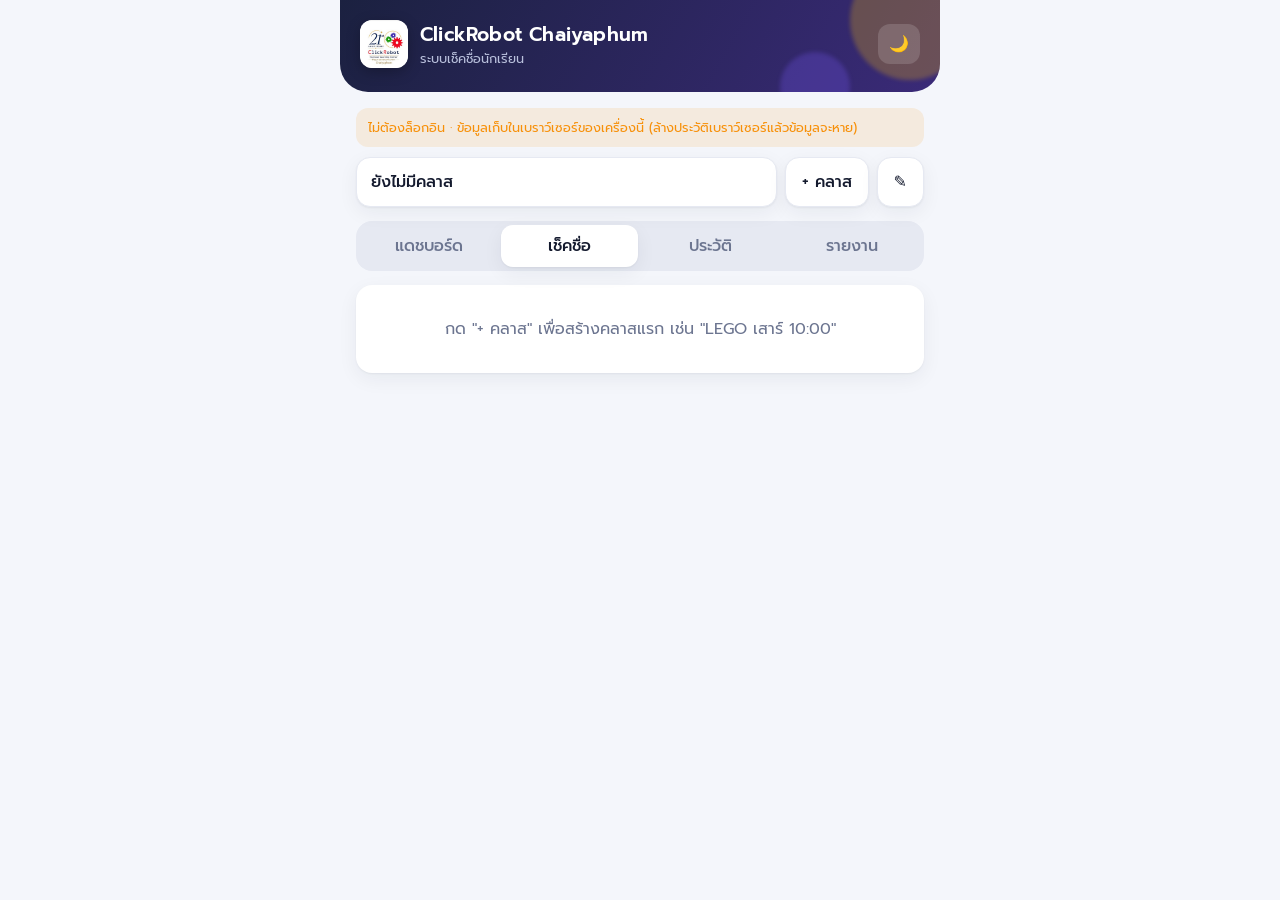
<file: index.html>
<!DOCTYPE html>
<html lang="th">
<head>
  <meta charset="utf-8">
  <meta name="viewport" content="width=device-width, initial-scale=1, viewport-fit=cover">
  <title>ClickRobot Chaiyaphum ระบบเช็คชื่อ</title>
  <link href="https://fonts.googleapis.com/css2?family=Prompt:wght@400;500;600&display=swap" rel="stylesheet">
  <link rel="stylesheet" href="styles.css">
</head>
<body>
  <header class="hd">
    <div class="logo">
      <img src="logo.jpg" alt="Click Robot Logo">
    </div>
    <div>
      <h1>ClickRobot Chaiyaphum</h1>
      <div class="sub" id="sub">ระบบเช็คชื่อนักเรียน</div>
    </div>
    <button class="tg" id="tg" aria-label="เปลี่ยนธีม">🌙</button>
  </header>

  <div id="banner"></div>
  <div id="panel"></div>

  <div class="row">
    <select id="cls" aria-label="เลือกคลาส"></select>
    <button class="ghost" id="addCls" style="flex:0 0 auto">+ คลาส</button>
    <button class="ghost" id="edCls" style="flex:0 0 auto" aria-label="แก้ไขคลาส">✎</button>
  </div>

  <div class="tabs" role="tablist">
    <button data-t="dash">แดชบอร์ด</button>
    <button data-t="check" class="on">เช็คชื่อ</button>
    <button data-t="hist">ประวัติ</button>
    <button data-t="rep">รายงาน</button>
  </div>

  <div id="v"></div>
  <div class="toast" id="toast"></div>

  <script src="script.js"></script>
</body>
</html>
</file>
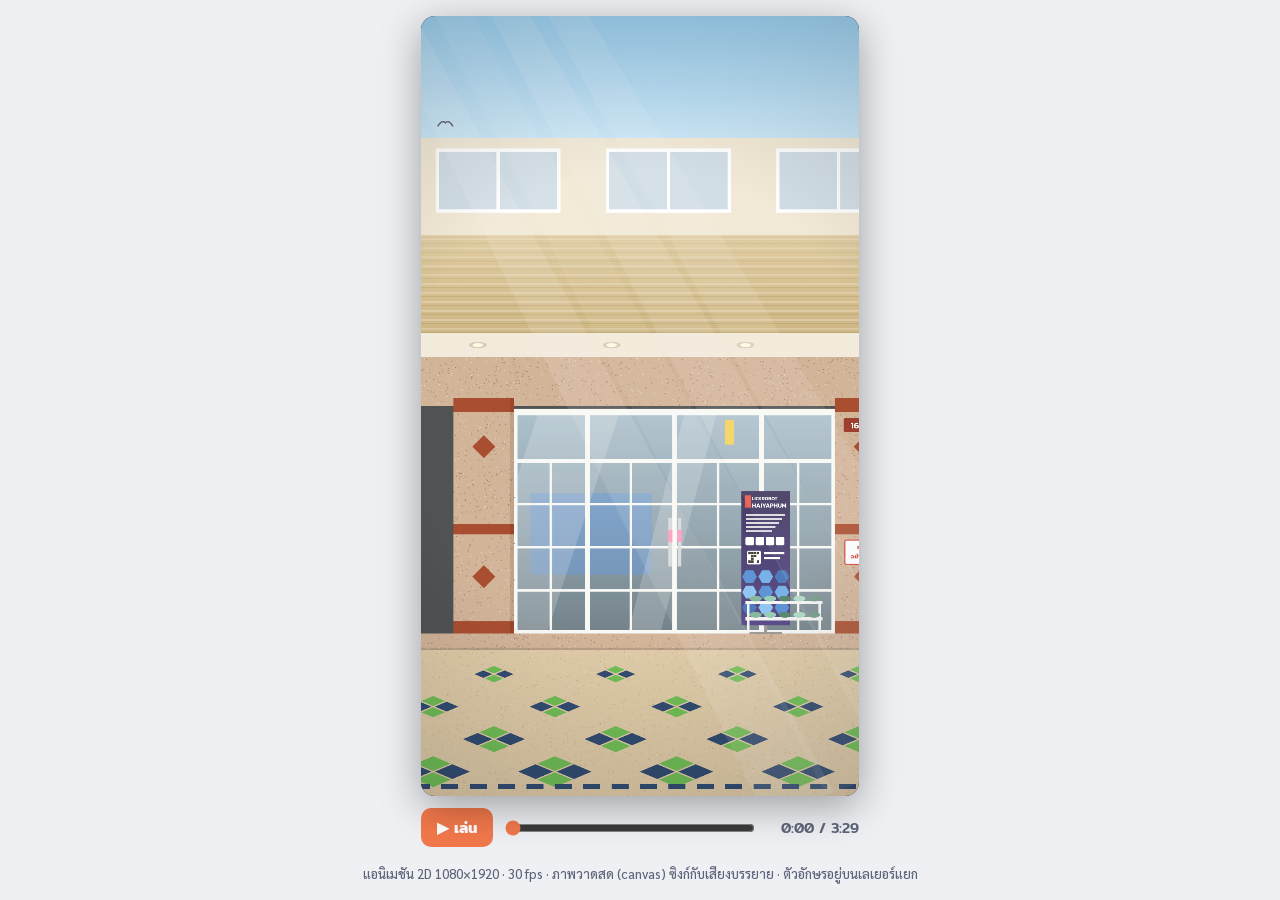
<file: team-ep1/index.html>
<!doctype html>
<html lang="th">
<head>
<meta charset="utf-8">
<meta name="viewport" content="width=device-width, initial-scale=1">
<title>บันทึกฝึกงานของทีม EP.1</title>
<link rel="stylesheet" href="fonts/fonts.css">
<style>
  :root { --bg: #14161d; --fg: #f3f4f7; --muted: #9aa1b2; --accent: #f2784b; }
  @media (prefers-color-scheme: light) { :root:not([data-theme="dark"]) { --bg: #eef0f4; --fg: #1d2130; --muted: #5d6478; } }
  html, body { margin: 0; background: var(--bg); color: var(--fg); font-family: "Sarabun", system-ui, sans-serif; }
  body { min-height: 100vh; display: flex; flex-direction: column; align-items: center; }
  .stage { position: relative; width: min(100vw - 32px, calc((100vh - 120px) * 9 / 16)); aspect-ratio: 9 / 16; margin-top: 16px; border-radius: 14px; overflow: hidden; box-shadow: 0 10px 40px rgba(0,0,0,.35); background: #000; }
  .stage canvas { position: absolute; inset: 0; width: 100%; height: 100%; }
  .bar { width: min(100vw - 32px, calc((100vh - 120px) * 9 / 16)); display: flex; gap: 10px; align-items: center; margin: 12px 0 18px; }
  button { font: 600 15px "Mitr", sans-serif; background: var(--accent); color: #fff; border: 0; border-radius: 10px; padding: 8px 16px; cursor: pointer; }
  input[type=range] { flex: 1; accent-color: var(--accent); }
  .time { font: 500 14px "Mitr", monospace; color: var(--muted); min-width: 92px; text-align: right; }
  .hint { color: var(--muted); font-size: 13px; margin-bottom: 18px; text-align: center; padding: 0 16px; }
  body.render .bar, body.render .hint { display: none; }
  body.render .stage { width: 1080px; height: 1920px; margin: 0; border-radius: 0; box-shadow: none; }
</style>
</head>
<body>
  <div class="stage" id="stage">
    <canvas id="scene" width="1080" height="1920"></canvas>
    <canvas id="text" width="1080" height="1920"></canvas>
  </div>
  <div class="bar">
    <button id="play">▶ เล่น</button>
    <input id="seek" type="range" min="0" max="209.16" step="0.01" value="0">
    <span class="time" id="time">0:00 / 3:29</span>
  </div>
  <div class="hint">แอนิเมชัน 2D 1080×1920 · 30 fps · ภาพวาดสด (canvas) ซิงก์กับเสียงบรรยาย · ตัวอักษรอยู่บนเลเยอร์แยก</div>
  <audio id="vo" src="audio/narration.wav" preload="auto"></audio>

  <script src="js/core.js"></script>
  <script src="js/sets.js"></script>
  <script src="js/inserts.js"></script>
  <script src="js/engine.js"></script>
  <script src="js/subtitles.js"></script>
  <script src="js/shots.js"></script>
  <script>
  (async () => {
    const params = new URLSearchParams(location.search);
    const renderMode = params.has('render');
    if (renderMode) document.body.classList.add('render');
    const fonts = ['500 40px Mitr', '600 40px Mitr', '600 40px Kanit', '500 40px Sarabun', '700 40px Sarabun'];
    await Promise.all(fonts.map(f => document.fonts.load(f, 'กขคงจ ABC 0123')));
    Object.keys(SETS).forEach(setImg);  // pre-paint sets
    const sc = document.getElementById('scene').getContext('2d');
    const tc = document.getElementById('text').getContext('2d');
    window.__draw = (T) => { renderScene(sc, T); renderText(tc, T); };
    // compositor for the offline renderer: scene + text into one JPEG
    const comp = makeCanvas(W, H), cc = comp.getContext('2d');
    window.__frame = (T, q = 0.93) => { window.__draw(T); cc.drawImage(sc.canvas, 0, 0); cc.drawImage(tc.canvas, 0, 0); return comp.toDataURL('image/jpeg', q); };
    window.__ready = true;
    const t0 = parseFloat(params.get('t') || '0');
    window.__draw(t0);
    if (renderMode) return;

    const vo = document.getElementById('vo'), seek = document.getElementById('seek'), play = document.getElementById('play'), time = document.getElementById('time');
    const fmt = s => `${Math.floor(s / 60)}:${String(Math.floor(s % 60)).padStart(2, '0')}`;
    vo.currentTime = t0; seek.value = t0;
    play.onclick = () => { if (vo.paused) vo.play(); else vo.pause(); };
    vo.onplay = () => play.textContent = '❚❚ หยุด'; vo.onpause = () => play.textContent = '▶ เล่น';
    seek.oninput = () => { vo.currentTime = +seek.value; window.__draw(+seek.value); };
    const loop = () => {
      const T = Math.min(vo.currentTime, DURATION);
      if (!vo.paused) { window.__draw(T); seek.value = T; }
      time.textContent = `${fmt(T)} / ${fmt(DURATION)}`;
      requestAnimationFrame(loop);
    };
    loop();
  })();
  </script>
</body>
</html>
</file>
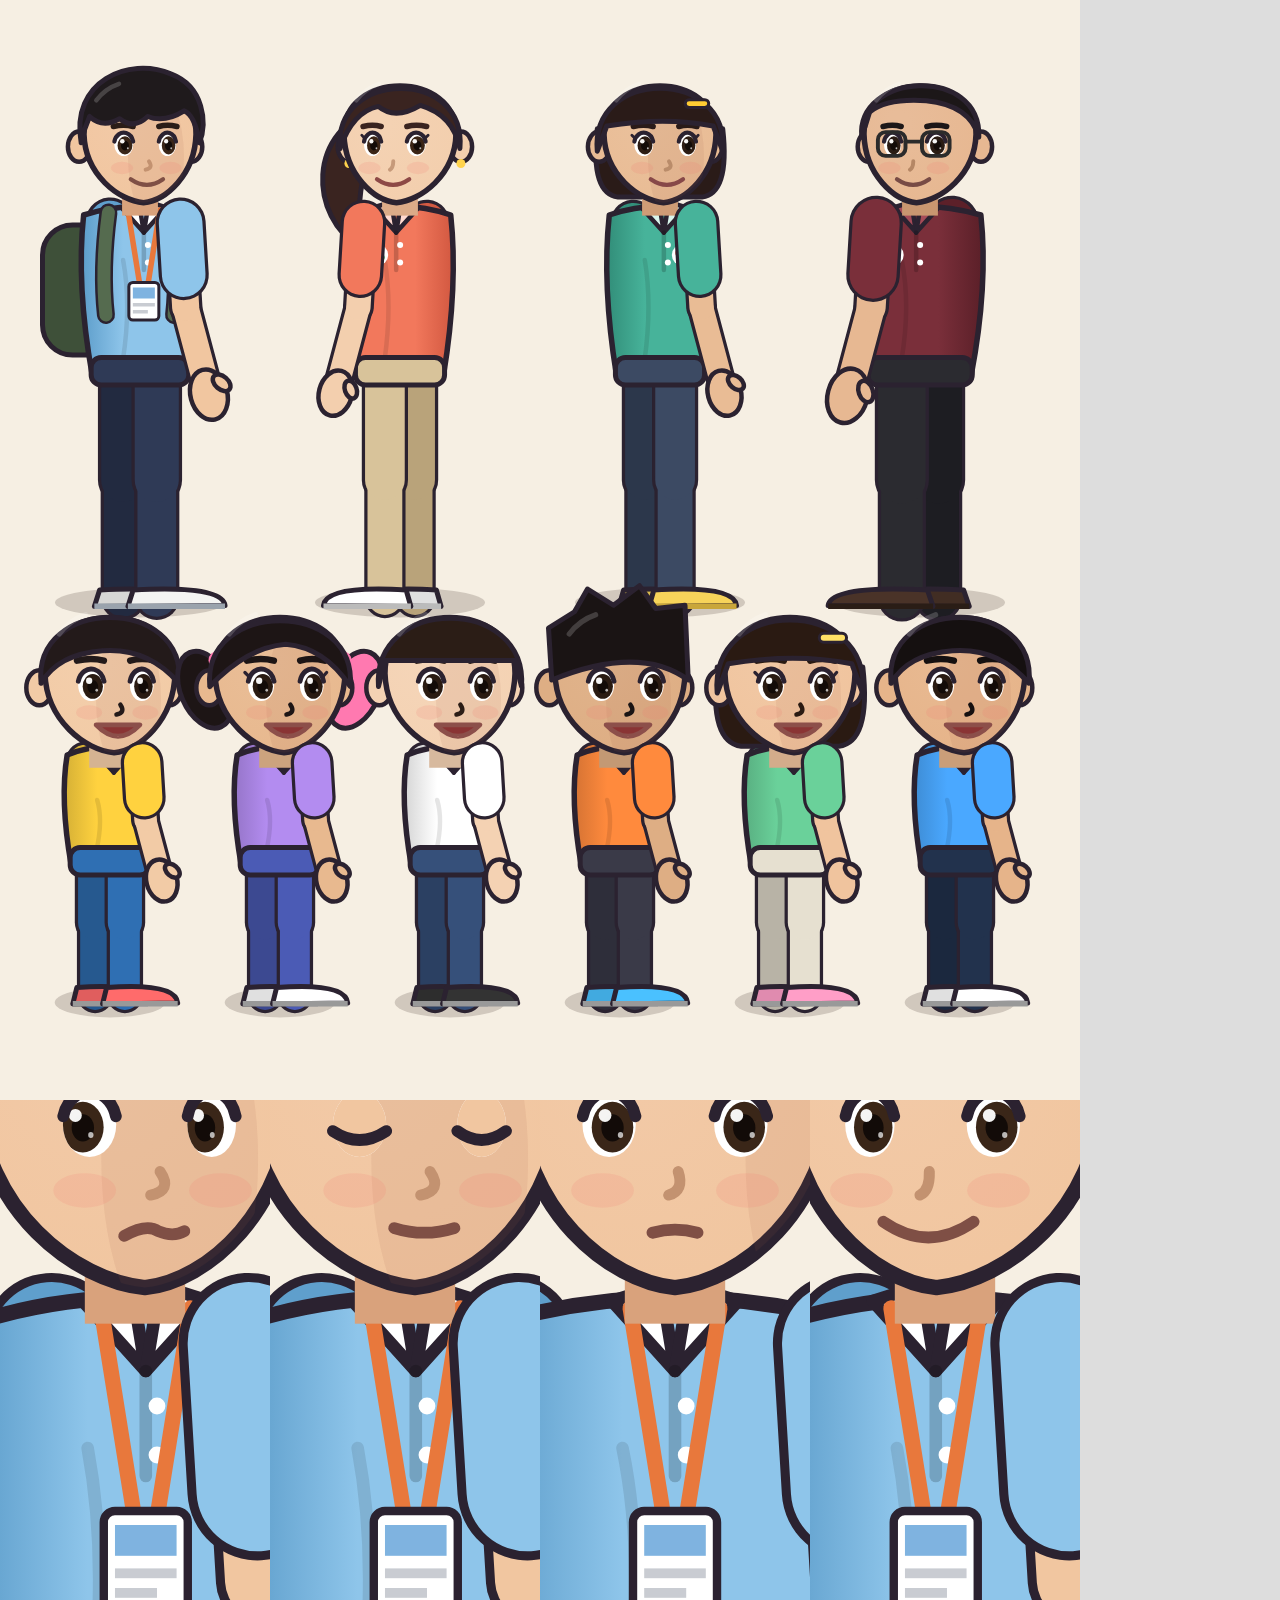
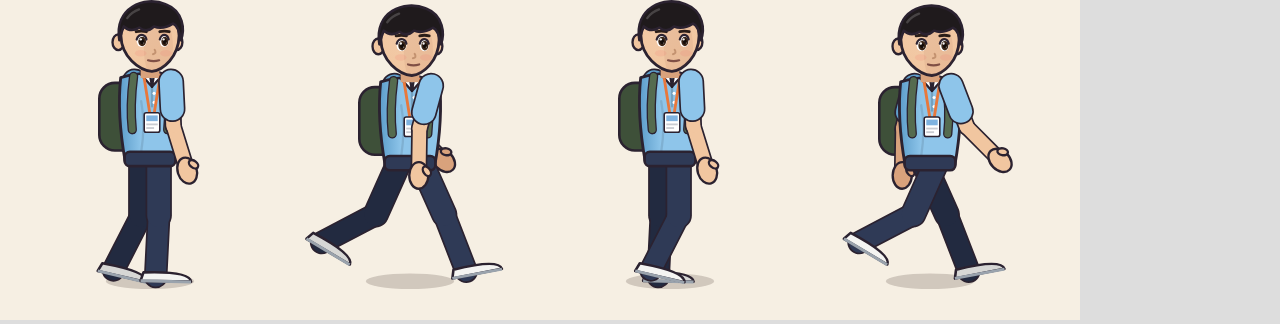
<file: team-ep1/dev/rig.html>
<!doctype html><html><body style="margin:0;background:#ddd"><canvas id=c width=1080 height=1920></canvas>
<script src="../js/core.js"></script><script>
const ctx=document.getElementById('c').getContext('2d');
ctx.fillStyle='#f6efe3';ctx.fillRect(0,0,W,H);
const cs=[CAST.team,CAST.pimai,CAST.pam,CAST.korn];
cs.forEach((c,i)=>drawPerson(ctx,c,P({x:140+i*260,y:600,s:5,face:i%2?-1:1,mouth:'smile',bag:c===CAST.team})));
KIDS.forEach((c,i)=>drawPerson(ctx,c,P({x:110+i*170,y:1000,s:5,face:1,mouth:'bigsmile'})));
// team expressions close up
const ex=[{brow:'worry',mouth:'worry',lookX:-0.6,sweat:.8},{brow:'neutral',mouth:'soft',blink:1},{brow:'focus',mouth:'press',turn:0},{brow:'soft',mouth:'smile',turn:-0.3}];
ex.forEach((e,i)=>{ctx.save();ctx.beginPath();ctx.rect(i*270,1100,270,500);ctx.clip();drawPerson(ctx,CAST.team,P(Object.assign({x:135+i*270,y:2400,s:14},e)));ctx.restore();});
// walk test
for(let i=0;i<4;i++) drawPerson(ctx,CAST.team,P(Object.assign({x:150+i*260,y:1880,s:2.6,face:1,bag:true},walkPose(i/4))));
</script></body></html>
</file>
<file: styles.css>
:root {
  --bg: #F4F6FB;
  --card: #fff;
  --ink: #141A2E;
  --mute: #6C7590;
  --line: #E6E9F2;
  --brand: #FFC400;
  --navy: #1B2140;
  --p: #12B76A;
  --l: #F79009;
  --a: #F04438;
  --sh: 0 1px 2px rgba(20,26,46,.05), 0 6px 20px rgba(20,26,46,.06);
}

@media (prefers-color-scheme: dark) {
  :root:not([data-theme="light"]) {
    --bg: #0E1220;
    --card: #181E33;
    --ink: #F1F3FA;
    --mute: #98A1BD;
    --line: #262D47;
    --sh: 0 1px 2px rgba(0,0,0,.3);
  }
}

:root[data-theme="dark"] {
  --bg: #0E1220;
  --card: #181E33;
  --ink: #F1F3FA;
  --mute: #98A1BD;
  --line: #262D47;
  --sh: 0 1px 2px rgba(0,0,0,.3);
}

html {
  scroll-padding-top: env(safe-area-inset-top, 0px);
}

* {
  box-sizing: border-box;
  -webkit-tap-highlight-color: transparent;
}

body {
  margin: 0 auto;
  background: var(--bg);
  color: var(--ink);
  font-family: 'Prompt', system-ui, sans-serif;
  max-width: 600px;
  padding: 0 16px 32px;
  padding-top: env(safe-area-inset-top, 0px);
  padding-bottom: env(safe-area-inset-bottom, 0px);
}

/* Header & Logo */
.hd {
  display: flex;
  align-items: center;
  gap: 12px;
  background: var(--navy);
  color: #fff;
  margin: 0 -16px 16px;
  padding: 20px 20px 24px;
  border-radius: 0 0 28px 28px;
  position: relative;
  overflow: hidden;
  background: linear-gradient(120deg, #1B2140, #3A2A78, #1B4F8F, #1B2140);
  background-size: 300% 300%;
  animation: grad 12s ease infinite;
}

.hd::before, .hd::after {
  content: "";
  position: absolute;
  border-radius: 50%;
  filter: blur(2px);
  opacity: .25;
  animation: float 7s ease-in-out infinite;
}

.hd::before {
  width: 120px;
  height: 120px;
  right: -30px;
  top: -40px;
  background: var(--brand);
}

.hd::after {
  width: 70px;
  height: 70px;
  right: 90px;
  bottom: -30px;
  background: #7C5CFF;
  animation-delay: -3s;
}

.hd > * {
  position: relative;
  z-index: 1;
}

.logo {
  width: 48px;
  height: 48px;
  border-radius: 12px;
  background: #fff;
  overflow: hidden;
  flex: none;
  display: flex;
  align-items: center;
  justify-content: center;
  animation: bob 3s ease-in-out infinite;
  box-shadow: 0 4px 14px rgba(0,0,0,.25);
}

.logo img {
  width: 100%;
  height: 100%;
  object-fit: cover;
  display: block;
  border-radius: 12px;
}

h1 {
  font-size: 1.2rem;
  font-weight: 600;
  margin: 0;
  letter-spacing: .2px;
}

.hd .sub { color: #B9C0DC; font-size: .8rem; margin: 0; }
.sub { color: var(--mute); font-size: .85rem; margin-bottom: 12px; }
.row { display: flex; gap: 8px; margin-bottom: 10px; }

select, input, textarea {
  font: inherit;
  color: var(--ink);
  background: var(--card);
  border: 1px solid var(--line);
  border-radius: 14px;
  padding: 12px 14px;
  min-width: 0;
  flex: 1;
  box-shadow: var(--sh);
}

select { appearance: none; font-weight: 500; }
input:focus, select:focus {
  border-color: var(--brand);
  outline: none;
  box-shadow: 0 0 0 3px rgba(255,196,0,.3);
}

button {
  font: inherit;
  cursor: pointer;
  border: 0;
  border-radius: 14px;
  padding: 12px 16px;
  background: var(--brand);
  color: var(--onbrand, #1B2140);
  font-weight: 600;
  transition: transform .12s;
}

button:active { transform: scale(.96); }
button.ghost {
  background: var(--card);
  border: 1px solid var(--line);
  color: var(--ink);
  font-weight: 500;
  box-shadow: var(--sh);
}

.tabs { display: flex; gap: 4px; margin: 14px 0; padding: 4px; background: var(--line); border-radius: 16px; }
.tabs button { flex: 1; background: none; color: var(--mute); padding: 9px; border-radius: 12px; font-weight: 500; }
.tabs button.on { background: var(--card); color: var(--ink); box-shadow: var(--sh); }

.sum { display: flex; gap: 10px; margin: 6px 0 10px; }
.sum div { flex: 1; background: var(--card); border-radius: 16px; padding: 12px 8px; text-align: center; font-size: .78rem; color: var(--mute); box-shadow: var(--sh); }
.sum b { display: block; font-size: 1.6rem; line-height: 1.2; font-weight: 600; }

.bar { height: 6px; background: var(--line); border-radius: 6px; overflow: hidden; margin-bottom: 14px; }
.bar i { display: block; height: 100%; background: var(--p); border-radius: 6px; transition: width .3s; }

.st { display: flex; align-items: center; gap: 10px; background: var(--card); border-radius: 16px; padding: 10px 10px 10px 12px; margin-bottom: 10px; box-shadow: var(--sh); }
.av { width: 38px; height: 38px; border-radius: 50%; display: grid; place-items: center; font-weight: 600; flex: none; }
.st .n { flex: 1; overflow-wrap: anywhere; font-weight: 500; }

.seg { display: flex; gap: 4px; }
.seg button { padding: 8px 11px; background: var(--bg); border: 0; color: var(--mute); font-size: .82rem; font-weight: 500; border-radius: 999px; }
.seg .p.on { background: var(--p); color: #fff; }
.seg .l.on { background: var(--l); color: #fff; }
.seg .a.on { background: var(--a); color: #fff; }
.seg button:disabled { opacity: .45; cursor: default; }

.x { background: none; color: var(--mute); padding: 6px 8px; font-weight: 400; }
.empty { text-align: center; color: var(--mute); padding: 32px 12px; background: var(--card); border-radius: 16px; box-shadow: var(--sh); }
.toast { color: var(--p); font-size: .85rem; min-height: 1.2em; margin-top: 8px; }
.banner { background: rgba(247,144,9,.12); color: var(--l); border-radius: 12px; padding: 10px 12px; font-size: .8rem; margin-bottom: 10px; }

.h { width: 100%; text-align: left; display: flex; justify-content: space-between; align-items: center; gap: 8px; background: var(--card); border: 0; color: var(--ink); margin-bottom: 10px; font-weight: 400; border-radius: 16px; box-shadow: var(--sh); }
.wrap { overflow-x: auto; background: var(--card); border-radius: 16px; box-shadow: var(--sh); padding: 4px 8px; }

table { width: 100%; border-collapse: collapse; font-size: .85rem; }
th { color: var(--mute); font-weight: 500; }
th, td { padding: 10px 6px; text-align: center; border-bottom: 1px solid var(--line); white-space: nowrap; }
tr:last-child td { border-bottom: 0; }
th:first-child, td:first-child { text-align: left; white-space: normal; }

.low { color: var(--a); font-weight: 600; }
:focus-visible { outline: 2px solid var(--brand); outline-offset: 2px; }

.tg { margin-left: auto; background: rgba(255,255,255,.15); color: #fff; padding: 8px 11px; border-radius: 12px; font-size: 1rem; }
.sum div:nth-child(1) { border-top: 4px solid var(--p); }
.sum div:nth-child(2) { border-top: 4px solid var(--l); }
.sum div:nth-child(3) { border-top: 4px solid var(--a); }

.bar i { background: linear-gradient(90deg,#12B76A,#6EE7A8,#12B76A); background-size: 200% 100%; animation: shim 2s linear infinite; }
.st { border-left: 5px solid transparent; transition: border-color .2s, transform .15s; }
.st.m-p { border-left-color: var(--p); }
.st.m-l { border-left-color: var(--l); }
.st.m-a { border-left-color: var(--a); }
.st:hover, .h:hover { transform: translateY(-2px); }

button:hover { filter: brightness(1.06); }
.tabs button { transition: background .2s, color .2s; }
.seg button { transition: background .2s, color .2s, transform .12s; }
.seg button.pop { animation: pop .4s ease; }

#v.anim > *, #v.anim .st, #v.anim .h, #v.anim .wrap { animation: up .45s both; }
#v.anim > *:nth-child(2) { animation-delay: .05s; }
#v.anim > *:nth-child(3) { animation-delay: .1s; }
#v.anim > *:nth-child(4) { animation-delay: .15s; }
#v.anim .st:nth-child(n+5), #v.anim .h:nth-child(n+5) { animation-delay: .25s; }

#confetti { position: fixed; inset: 0; pointer-events: none; z-index: 99; }

@keyframes grad { 50% { background-position: 100% 50%; } }
@keyframes float { 50% { transform: translateY(14px) scale(1.08); } }
@keyframes bob { 50% { transform: translateY(-4px) rotate(-6deg); } }
@keyframes shim { to { background-position: -200% 0; } }
@keyframes pop { 0% { transform: scale(1); } 40% { transform: scale(1.3); } 100% { transform: scale(1); } }
@keyframes up { from { opacity: 0; transform: translateY(14px); } to { opacity: 1; transform: none; } }

@media (prefers-reduced-motion: reduce) {
  * { animation: none !important; transition: none !important; }
}

.kpi { display: grid; grid-template-columns: repeat(4,1fr); gap: 8px; margin-bottom: 12px; }
.kpi div { background: var(--card); border-radius: 16px; padding: 12px 4px; text-align: center; font-size: .7rem; color: var(--mute); box-shadow: var(--sh); }
.kpi b { display: block; font-size: 1.35rem; color: var(--ink); font-weight: 600; }

.card { background: var(--card); border-radius: 18px; padding: 14px; margin-bottom: 12px; box-shadow: var(--sh); }
.card h3 { margin: 0 0 10px; font-size: .95rem; font-weight: 600; }

.chart { display: flex; gap: 6px; align-items: flex-end; }
.col { flex: 1; display: flex; flex-direction: column; align-items: center; font-size: .65rem; color: var(--mute); }
.bw { height: 100px; width: 100%; display: flex; align-items: flex-end; justify-content: center; }
.bw i { width: 70%; border-radius: 8px 8px 0 0; transform-origin: bottom; animation: grow .7s both; }

@keyframes grow { from { transform: scaleY(0); } }

.col em { font-style: normal; margin-top: 4px; }
.li { display: flex; justify-content: space-between; padding: 8px 0; border-bottom: 1px solid var(--line); }
.li:last-child { border: 0; }

.sw { display: flex; gap: 10px; margin-top: 6px; }
.dot { width: 34px; height: 34px; padding: 0; border-radius: 50%; border: 3px solid var(--card); box-shadow: 0 0 0 1px var(--line); }

.edit { background: var(--card); border-radius: 16px; padding: 12px; margin-bottom: 12px; box-shadow: var(--sh); display: grid; gap: 8px; }
.meta { font-size: .72rem; color: var(--mute); font-weight: 400; }
.fire { font-size: .75rem; background: rgba(247,144,9,.15); color: var(--l); border-radius: 999px; padding: 1px 7px; margin-left: 6px; font-weight: 600; }
.av { cursor: pointer; }
:root {
  --bg: #F4F6FB;
  --card: #fff;
  --ink: #141A2E;
  --mute: #6C7590;
  --line: #E6E9F2;
  --brand: #FFC400;
  --navy: #1B2140;
  --p: #12B76A;
  --l: #F79009;
  --a: #F04438;
  --sh: 0 1px 2px rgba(20,26,46,.05), 0 6px 20px rgba(20,26,46,.06);
}

@media (prefers-color-scheme: dark) {
  :root:not([data-theme="light"]) {
    --bg: #0E1220;
    --card: #181E33;
    --ink: #F1F3FA;
    --mute: #98A1BD;
    --line: #262D47;
    --sh: 0 1px 2px rgba(0,0,0,.3);
  }
}

:root[data-theme="dark"] {
  --bg: #0E1220;
  --card: #181E33;
  --ink: #F1F3FA;
  --mute: #98A1BD;
  --line: #262D47;
  --sh: 0 1px 2px rgba(0,0,0,.3);
}

html {
  scroll-padding-top: env(safe-area-inset-top, 0px);
}

* {
  box-sizing: border-box;
  -webkit-tap-highlight-color: transparent;
}

body {
  margin: 0 auto;
  background: var(--bg);
  color: var(--ink);
  font-family: 'Prompt', system-ui, sans-serif;
  max-width: 600px;
  padding: 0 16px 32px;
  padding-top: env(safe-area-inset-top, 0px);
  padding-bottom: env(safe-area-inset-bottom, 0px);
}

/* Header & Logo */
.hd {
  display: flex;
  align-items: center;
  gap: 12px;
  background: var(--navy);
  color: #fff;
  margin: 0 -16px 16px;
  padding: 20px 20px 24px;
  border-radius: 0 0 28px 28px;
  position: relative;
  overflow: hidden;
  background: linear-gradient(120deg, #1B2140, #3A2A78, #1B4F8F, #1B2140);
  background-size: 300% 300%;
  animation: grad 12s ease infinite;
}

.hd::before, .hd::after {
  content: "";
  position: absolute;
  border-radius: 50%;
  filter: blur(2px);
  opacity: .25;
  animation: float 7s ease-in-out infinite;
}

.hd::before {
  width: 120px;
  height: 120px;
  right: -30px;
  top: -40px;
  background: var(--brand);
}

.hd::after {
  width: 70px;
  height: 70px;
  right: 90px;
  bottom: -30px;
  background: #7C5CFF;
  animation-delay: -3s;
}

.hd > * {
  position: relative;
  z-index: 1;
}

.logo {
  width: 48px;
  height: 48px;
  border-radius: 12px;
  background: #fff;
  overflow: hidden;
  flex: none;
  display: flex;
  align-items: center;
  justify-content: center;
  animation: bob 3s ease-in-out infinite;
  box-shadow: 0 4px 14px rgba(0,0,0,.25);
}

.logo img {
  width: 100%;
  height: 100%;
  object-fit: cover;
  display: block;
  border-radius: 12px;
}

h1 {
  font-size: 1.2rem;
  font-weight: 600;
  margin: 0;
  letter-spacing: .2px;
}

.hd .sub { color: #B9C0DC; font-size: .8rem; margin: 0; }
.sub { color: var(--mute); font-size: .85rem; margin-bottom: 12px; }
.row { display: flex; gap: 8px; margin-bottom: 10px; }

select, input, textarea {
  font: inherit;
  color: var(--ink);
  background: var(--card);
  border: 1px solid var(--line);
  border-radius: 14px;
  padding: 12px 14px;
  min-width: 0;
  flex: 1;
  box-shadow: var(--sh);
}

select { appearance: none; font-weight: 500; }
input:focus, select:focus {
  border-color: var(--brand);
  outline: none;
  box-shadow: 0 0 0 3px rgba(255,196,0,.3);
}

button {
  font: inherit;
  cursor: pointer;
  border: 0;
  border-radius: 14px;
  padding: 12px 16px;
  background: var(--brand);
  color: var(--onbrand, #1B2140);
  font-weight: 600;
  transition: transform .12s;
}

button:active { transform: scale(.96); }
button.ghost {
  background: var(--card);
  border: 1px solid var(--line);
  color: var(--ink);
  font-weight: 500;
  box-shadow: var(--sh);
}

.tabs { display: flex; gap: 4px; margin: 14px 0; padding: 4px; background: var(--line); border-radius: 16px; }
.tabs button { flex: 1; background: none; color: var(--mute); padding: 9px; border-radius: 12px; font-weight: 500; }
.tabs button.on { background: var(--card); color: var(--ink); box-shadow: var(--sh); }

.sum { display: flex; gap: 10px; margin: 6px 0 10px; }
.sum div { flex: 1; background: var(--card); border-radius: 16px; padding: 12px 8px; text-align: center; font-size: .78rem; color: var(--mute); box-shadow: var(--sh); }
.sum b { display: block; font-size: 1.6rem; line-height: 1.2; font-weight: 600; }

.bar { height: 6px; background: var(--line); border-radius: 6px; overflow: hidden; margin-bottom: 14px; }
.bar i { display: block; height: 100%; background: var(--p); border-radius: 6px; transition: width .3s; }

.st { display: flex; align-items: center; gap: 10px; background: var(--card); border-radius: 16px; padding: 10px 10px 10px 12px; margin-bottom: 10px; box-shadow: var(--sh); }
.av { width: 38px; height: 38px; border-radius: 50%; display: grid; place-items: center; font-weight: 600; flex: none; }
.st .n { flex: 1; overflow-wrap: anywhere; font-weight: 500; }

.seg { display: flex; gap: 4px; }
.seg button { padding: 8px 11px; background: var(--bg); border: 0; color: var(--mute); font-size: .82rem; font-weight: 500; border-radius: 999px; }
.seg .p.on { background: var(--p); color: #fff; }
.seg .l.on { background: var(--l); color: #fff; }
.seg .a.on { background: var(--a); color: #fff; }
.seg button:disabled { opacity: .45; cursor: default; }

.x { background: none; color: var(--mute); padding: 6px 8px; font-weight: 400; }
.empty { text-align: center; color: var(--mute); padding: 32px 12px; background: var(--card); border-radius: 16px; box-shadow: var(--sh); }
.toast { color: var(--p); font-size: .85rem; min-height: 1.2em; margin-top: 8px; }
.banner { background: rgba(247,144,9,.12); color: var(--l); border-radius: 12px; padding: 10px 12px; font-size: .8rem; margin-bottom: 10px; }

.h { width: 100%; text-align: left; display: flex; justify-content: space-between; align-items: center; gap: 8px; background: var(--card); border: 0; color: var(--ink); margin-bottom: 10px; font-weight: 400; border-radius: 16px; box-shadow: var(--sh); }
.wrap { overflow-x: auto; background: var(--card); border-radius: 16px; box-shadow: var(--sh); padding: 4px 8px; }

table { width: 100%; border-collapse: collapse; font-size: .85rem; }
th { color: var(--mute); font-weight: 500; }
th, td { padding: 10px 6px; text-align: center; border-bottom: 1px solid var(--line); white-space: nowrap; }
tr:last-child td { border-bottom: 0; }
th:first-child, td:first-child { text-align: left; white-space: normal; }

.low { color: var(--a); font-weight: 600; }
:focus-visible { outline: 2px solid var(--brand); outline-offset: 2px; }

.tg { margin-left: auto; background: rgba(255,255,255,.15); color: #fff; padding: 8px 11px; border-radius: 12px; font-size: 1rem; }
.sum div:nth-child(1) { border-top: 4px solid var(--p); }
.sum div:nth-child(2) { border-top: 4px solid var(--l); }
.sum div:nth-child(3) { border-top: 4px solid var(--a); }

.bar i { background: linear-gradient(90deg,#12B76A,#6EE7A8,#12B76A); background-size: 200% 100%; animation: shim 2s linear infinite; }
.st { border-left: 5px solid transparent; transition: border-color .2s, transform .15s; }
.st.m-p { border-left-color: var(--p); }
.st.m-l { border-left-color: var(--l); }
.st.m-a { border-left-color: var(--a); }
.st:hover, .h:hover { transform: translateY(-2px); }

button:hover { filter: brightness(1.06); }
.tabs button { transition: background .2s, color .2s; }
.seg button { transition: background .2s, color .2s, transform .12s; }
.seg button.pop { animation: pop .4s ease; }

#v.anim > *, #v.anim .st, #v.anim .h, #v.anim .wrap { animation: up .45s both; }
#v.anim > *:nth-child(2) { animation-delay: .05s; }
#v.anim > *:nth-child(3) { animation-delay: .1s; }
#v.anim > *:nth-child(4) { animation-delay: .15s; }
#v.anim .st:nth-child(n+5), #v.anim .h:nth-child(n+5) { animation-delay: .25s; }

#confetti { position: fixed; inset: 0; pointer-events: none; z-index: 99; }

@keyframes grad { 50% { background-position: 100% 50%; } }
@keyframes float { 50% { transform: translateY(14px) scale(1.08); } }
@keyframes bob { 50% { transform: translateY(-4px) rotate(-6deg); } }
@keyframes shim { to { background-position: -200% 0; } }
@keyframes pop { 0% { transform: scale(1); } 40% { transform: scale(1.3); } 100% { transform: scale(1); } }
@keyframes up { from { opacity: 0; transform: translateY(14px); } to { opacity: 1; transform: none; } }

@media (prefers-reduced-motion: reduce) {
  * { animation: none !important; transition: none !important; }
}

.kpi { display: grid; grid-template-columns: repeat(4,1fr); gap: 8px; margin-bottom: 12px; }
.kpi div { background: var(--card); border-radius: 16px; padding: 12px 4px; text-align: center; font-size: .7rem; color: var(--mute); box-shadow: var(--sh); }
.kpi b { display: block; font-size: 1.35rem; color: var(--ink); font-weight: 600; }

.card { background: var(--card); border-radius: 18px; padding: 14px; margin-bottom: 12px; box-shadow: var(--sh); }
.card h3 { margin: 0 0 10px; font-size: .95rem; font-weight: 600; }

.chart { display: flex; gap: 6px; align-items: flex-end; }
.col { flex: 1; display: flex; flex-direction: column; align-items: center; font-size: .65rem; color: var(--mute); }
.bw { height: 100px; width: 100%; display: flex; align-items: flex-end; justify-content: center; }
.bw i { width: 70%; border-radius: 8px 8px 0 0; transform-origin: bottom; animation: grow .7s both; }

@keyframes grow { from { transform: scaleY(0); } }

.col em { font-style: normal; margin-top: 4px; }
.li { display: flex; justify-content: space-between; padding: 8px 0; border-bottom: 1px solid var(--line); }
.li:last-child { border: 0; }

.sw { display: flex; gap: 10px; margin-top: 6px; }
.dot { width: 34px; height: 34px; padding: 0; border-radius: 50%; border: 3px solid var(--card); box-shadow: 0 0 0 1px var(--line); }

.edit { background: var(--card); border-radius: 16px; padding: 12px; margin-bottom: 12px; box-shadow: var(--sh); display: grid; gap: 8px; }
.meta { font-size: .72rem; color: var(--mute); font-weight: 400; }
.fire { font-size: .75rem; background: rgba(247,144,9,.15); color: var(--l); border-radius: 999px; padding: 1px 7px; margin-left: 6px; font-weight: 600; }
.av { cursor: pointer; }
</file>
<file: team-ep1/fonts/fonts.css>
@font-face{font-family:"Mitr";font-weight:500;src:url(mitr-thai-500-normal.woff2) format("woff2");unicode-range:U+0E01-0E5B,U+200C-200D,U+25CC}
@font-face{font-family:"Mitr";font-weight:500;src:url(mitr-latin-500-normal.woff2) format("woff2");unicode-range:U+0000-00FF,U+2000-206F}
@font-face{font-family:"Mitr";font-weight:600;src:url(mitr-thai-600-normal.woff2) format("woff2");unicode-range:U+0E01-0E5B,U+200C-200D,U+25CC}
@font-face{font-family:"Mitr";font-weight:600;src:url(mitr-latin-600-normal.woff2) format("woff2");unicode-range:U+0000-00FF,U+2000-206F}
@font-face{font-family:"Sarabun";font-weight:500;src:url(sarabun-thai-500-normal.woff2) format("woff2");unicode-range:U+0E01-0E5B,U+200C-200D,U+25CC}
@font-face{font-family:"Sarabun";font-weight:500;src:url(sarabun-latin-500-normal.woff2) format("woff2");unicode-range:U+0000-00FF,U+2000-206F}
@font-face{font-family:"Sarabun";font-weight:700;src:url(sarabun-thai-700-normal.woff2) format("woff2");unicode-range:U+0E01-0E5B,U+200C-200D,U+25CC}
@font-face{font-family:"Sarabun";font-weight:700;src:url(sarabun-latin-700-normal.woff2) format("woff2");unicode-range:U+0000-00FF,U+2000-206F}
@font-face{font-family:"Kanit";font-weight:600;src:url(kanit-thai-600-normal.woff2) format("woff2");unicode-range:U+0E01-0E5B,U+200C-200D,U+25CC}
@font-face{font-family:"Kanit";font-weight:600;src:url(kanit-latin-600-normal.woff2) format("woff2");unicode-range:U+0000-00FF,U+2000-206F}
</file>
